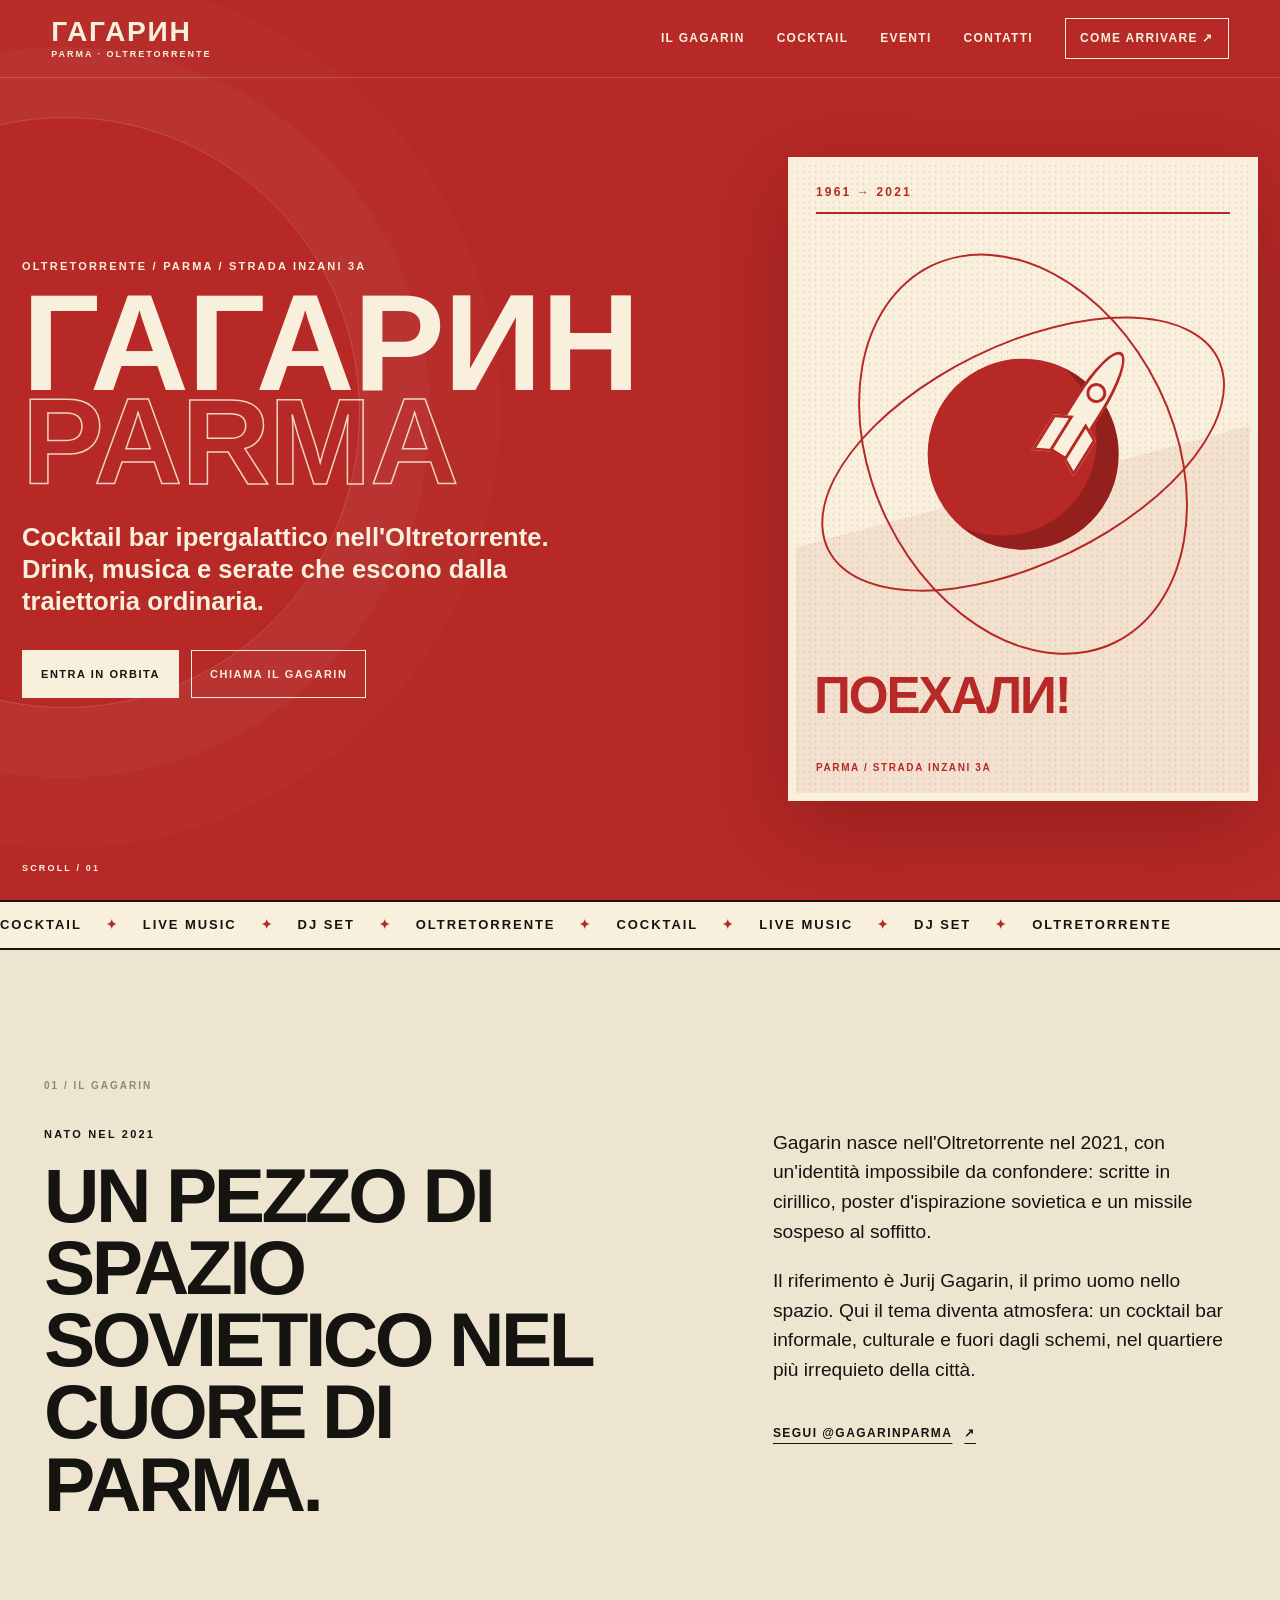
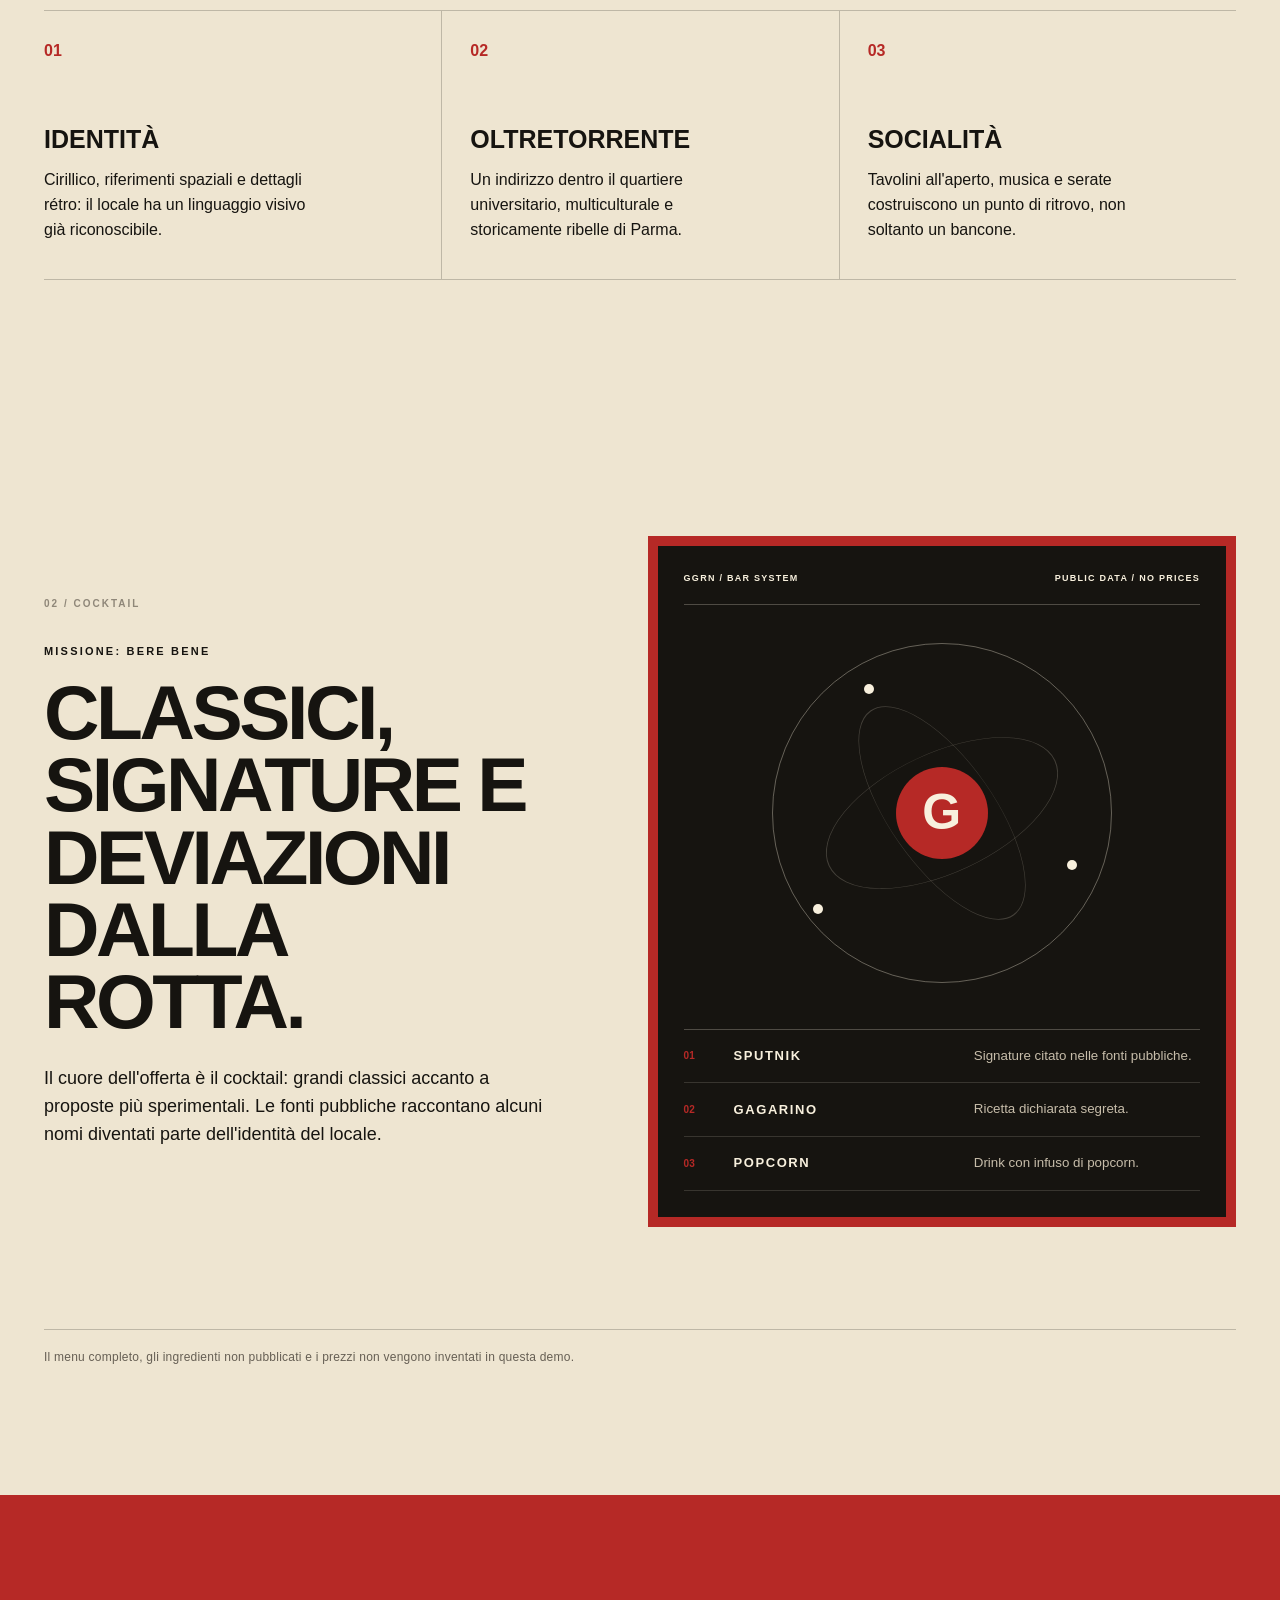
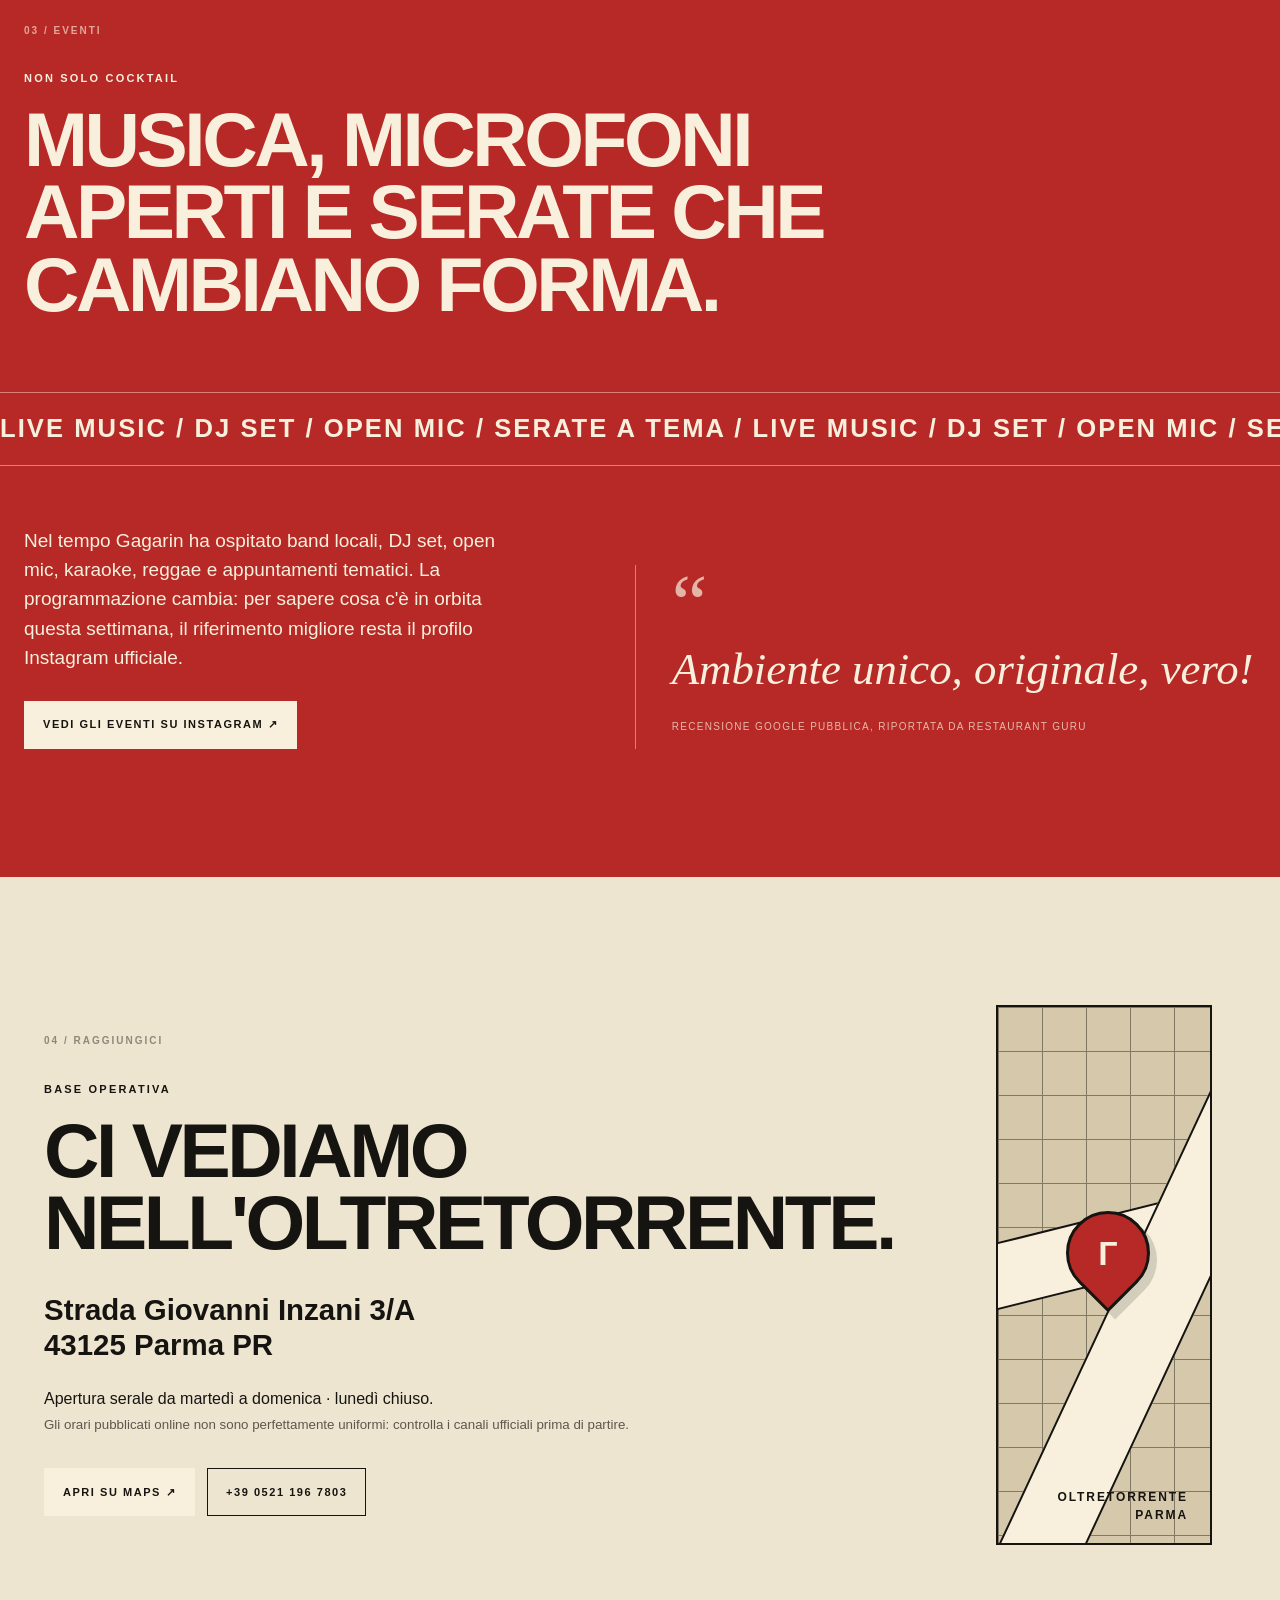
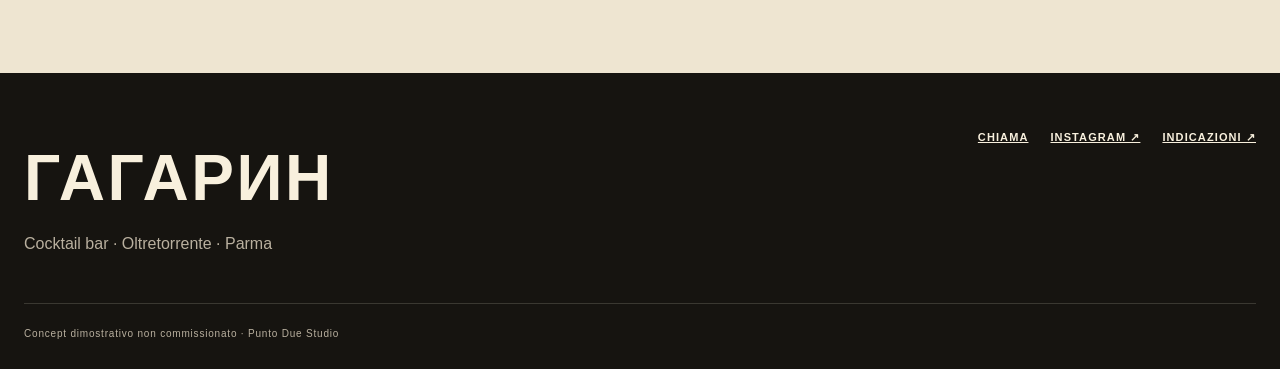
<file: index.html>
<!doctype html>
<html lang="it">
<head>
  <meta charset="utf-8">
  <meta name="viewport" content="width=device-width, initial-scale=1">
  <meta name="theme-color" content="#b62926">
  <title>Gagarin ГАГАРИН — Cocktail bar nell'Oltretorrente, Parma</title>
  <meta name="description" content="Concept demo per Gagarin ГАГАРИН, cocktail bar nell'Oltretorrente di Parma: cocktail, musica, eventi e atmosfera fuori orbita.">
  <meta property="og:title" content="Gagarin ГАГАРИН — Parma">
  <meta property="og:description" content="Cocktail bar ipergalattico nell'Oltretorrente: drink, musica ed eventi a Parma.">
  <meta property="og:type" content="website">
  <meta property="og:locale" content="it_IT">
  <meta name="twitter:card" content="summary">
  <link rel="icon" href="assets/favicon.svg" type="image/svg+xml">
  <link rel="stylesheet" href="styles.css">
  <script type="application/ld+json">
  {
    "@context": "https://schema.org",
    "@type": "BarOrPub",
    "name": "Gagarin ГАГАРИН",
    "telephone": "+39 0521 196 7803",
    "address": {
      "@type": "PostalAddress",
      "streetAddress": "Strada Giovanni Inzani 3/A",
      "postalCode": "43125",
      "addressLocality": "Parma",
      "addressRegion": "PR",
      "addressCountry": "IT"
    },
    "sameAs": ["https://www.instagram.com/gagarinparma/"]
  }
  </script>
</head>
<body>
  <a class="skip-link" href="#main">Vai al contenuto</a>
  <header class="site-header" data-header>
    <a class="brand" href="#top" aria-label="Gagarin, torna all'inizio">
      <span class="brand-main">ГАГАРИН</span><span class="brand-sub">PARMA · OLTRETORRENTE</span>
    </a>
    <button class="menu-toggle" type="button" aria-expanded="false" aria-controls="site-nav" data-menu-toggle><span class="sr-only">Apri menu</span><span></span><span></span></button>
    <nav class="site-nav" id="site-nav" aria-label="Navigazione principale" data-nav>
      <a href="#gagarin">Il Gagarin</a><a href="#cocktail">Cocktail</a><a href="#eventi">Eventi</a><a href="#contatti">Contatti</a>
      <a class="nav-cta" href="https://www.google.com/maps/search/?api=1&query=Gagarin+Strada+Giovanni+Inzani+3%2FA+Parma" target="_blank" rel="noopener noreferrer">Come arrivare ↗</a>
    </nav>
  </header>
  <main id="main">
    <section class="hero" id="top" aria-labelledby="hero-title">
      <div class="hero-noise" aria-hidden="true"></div>
      <div class="hero-copy reveal">
        <p class="eyebrow">OLTRETORRENTE / PARMA / STRADA INZANI 3A</p>
        <h1 id="hero-title"><span>ГАГАРИН</span><em>PARMA</em></h1>
        <p class="hero-lead">Cocktail bar ipergalattico nell'Oltretorrente. Drink, musica e serate che escono dalla traiettoria ordinaria.</p>
        <div class="hero-actions"><a class="button button-primary" href="#cocktail">Entra in orbita</a><a class="button button-ghost" href="tel:+3905211967803">Chiama il Gagarin</a></div>
      </div>
      <div class="hero-poster reveal" aria-hidden="true">
        <div class="poster-stamp">1961 → 2021</div><div class="orbit orbit-one"></div><div class="orbit orbit-two"></div><div class="planet"></div>
        <div class="rocket"><span class="rocket-body"></span><span class="rocket-fin rocket-fin-a"></span><span class="rocket-fin rocket-fin-b"></span><span class="rocket-flame"></span></div>
        <p class="poster-word">ПОЕХАЛИ!</p><p class="poster-caption">PARMA / STRADA INZANI 3A</p>
      </div>
      <div class="hero-scroll" aria-hidden="true">SCROLL / 01</div>
    </section>
    <section class="ticker" aria-label="Caratteristiche del locale"><div class="ticker-track"><span>COCKTAIL</span><i>✦</i><span>LIVE MUSIC</span><i>✦</i><span>DJ SET</span><i>✦</i><span>OLTRETORRENTE</span><i>✦</i><span>COCKTAIL</span><i>✦</i><span>LIVE MUSIC</span><i>✦</i><span>DJ SET</span><i>✦</i><span>OLTRETORRENTE</span></div></section>
    <section class="section story" id="gagarin" aria-labelledby="story-title">
      <div class="section-index reveal">01 / IL GAGARIN</div>
      <div class="story-grid">
        <div class="story-heading reveal"><p class="eyebrow">NATO NEL 2021</p><h2 id="story-title">Un pezzo di spazio sovietico nel cuore di Parma.</h2></div>
        <div class="story-copy reveal"><p>Gagarin nasce nell'Oltretorrente nel 2021, con un'identità impossibile da confondere: scritte in cirillico, poster d'ispirazione sovietica e un missile sospeso al soffitto.</p><p>Il riferimento è Jurij Gagarin, il primo uomo nello spazio. Qui il tema diventa atmosfera: un cocktail bar informale, culturale e fuori dagli schemi, nel quartiere più irrequieto della città.</p><a class="text-link" href="https://www.instagram.com/gagarinparma/" target="_blank" rel="noopener noreferrer">Segui @gagarinparma <span>↗</span></a></div>
      </div>
      <div class="signal-grid" aria-label="Elementi distintivi del Gagarin">
        <article class="signal-card reveal"><span class="signal-number">01</span><h3>Identità</h3><p>Cirillico, riferimenti spaziali e dettagli rétro: il locale ha un linguaggio visivo già riconoscibile.</p></article>
        <article class="signal-card reveal"><span class="signal-number">02</span><h3>Oltretorrente</h3><p>Un indirizzo dentro il quartiere universitario, multiculturale e storicamente ribelle di Parma.</p></article>
        <article class="signal-card reveal"><span class="signal-number">03</span><h3>Socialità</h3><p>Tavolini all'aperto, musica e serate costruiscono un punto di ritrovo, non soltanto un bancone.</p></article>
      </div>
    </section>
    <section class="section cocktails" id="cocktail" aria-labelledby="cocktail-title">
      <div class="cocktail-intro reveal"><div class="section-index">02 / COCKTAIL</div><p class="eyebrow">MISSIONE: BERE BENE</p><h2 id="cocktail-title">Classici, signature e deviazioni dalla rotta.</h2><p>Il cuore dell'offerta è il cocktail: grandi classici accanto a proposte più sperimentali. Le fonti pubbliche raccontano alcuni nomi diventati parte dell'identità del locale.</p></div>
      <div class="cocktail-console reveal"><div class="console-topline"><span>GGRN / BAR SYSTEM</span><span>PUBLIC DATA / NO PRICES</span></div><div class="console-orbit" aria-hidden="true"><div class="console-core">G</div><span class="dot dot-a"></span><span class="dot dot-b"></span><span class="dot dot-c"></span></div><div class="console-list" aria-label="Cocktail citati da fonti pubbliche"><div><span>01</span><strong>SPUTNIK</strong><small>Signature citato nelle fonti pubbliche.</small></div><div><span>02</span><strong>GAGARINO</strong><small>Ricetta dichiarata segreta.</small></div><div><span>03</span><strong>POPCORN</strong><small>Drink con infuso di popcorn.</small></div></div></div>
      <p class="data-note">Il menu completo, gli ingredienti non pubblicati e i prezzi non vengono inventati in questa demo.</p>
    </section>
    <section class="section events" id="eventi" aria-labelledby="events-title">
      <div class="events-heading reveal"><div class="section-index">03 / EVENTI</div><p class="eyebrow">NON SOLO COCKTAIL</p><h2 id="events-title">Musica, microfoni aperti e serate che cambiano forma.</h2></div>
      <div class="event-marquee" aria-hidden="true"><span>LIVE MUSIC / DJ SET / OPEN MIC / SERATE A TEMA / LIVE MUSIC / DJ SET / OPEN MIC / SERATE A TEMA</span></div>
      <div class="events-grid"><div class="event-copy reveal"><p>Nel tempo Gagarin ha ospitato band locali, DJ set, open mic, karaoke, reggae e appuntamenti tematici. La programmazione cambia: per sapere cosa c'è in orbita questa settimana, il riferimento migliore resta il profilo Instagram ufficiale.</p><a class="button button-primary" href="https://www.instagram.com/gagarinparma/" target="_blank" rel="noopener noreferrer">Vedi gli eventi su Instagram ↗</a></div><blockquote class="review reveal"><span class="review-mark">“</span><p>Ambiente unico, originale, vero!</p><footer>Recensione Google pubblica, riportata da Restaurant Guru</footer></blockquote></div>
    </section>
    <section class="section visit" id="contatti" aria-labelledby="visit-title">
      <div class="visit-main reveal"><div class="section-index">04 / RAGGIUNGICI</div><p class="eyebrow">BASE OPERATIVA</p><h2 id="visit-title">Ci vediamo nell'Oltretorrente.</h2><address>Strada Giovanni Inzani 3/A<br>43125 Parma PR</address><p class="hours">Apertura serale da martedì a domenica · lunedì chiuso.<br><small>Gli orari pubblicati online non sono perfettamente uniformi: controlla i canali ufficiali prima di partire.</small></p><div class="visit-actions"><a class="button button-primary" href="https://www.google.com/maps/search/?api=1&query=Gagarin+Strada+Giovanni+Inzani+3%2FA+Parma" target="_blank" rel="noopener noreferrer">Apri su Maps ↗</a><a class="button button-ghost" href="tel:+3905211967803">+39 0521 196 7803</a></div></div>
      <div class="map-card reveal" aria-hidden="true"><div class="map-grid"></div><div class="map-route route-a"></div><div class="map-route route-b"></div><div class="map-pin"><span>Г</span></div><p>OLTRETORRENTE<br>PARMA</p></div>
    </section>
  </main>
  <footer class="site-footer"><div><span class="footer-logo">ГАГАРИН</span><p>Cocktail bar · Oltretorrente · Parma</p></div><div class="footer-links"><a href="tel:+3905211967803">Chiama</a><a href="https://www.instagram.com/gagarinparma/" target="_blank" rel="noopener noreferrer">Instagram ↗</a><a href="https://www.google.com/maps/search/?api=1&query=Gagarin+Strada+Giovanni+Inzani+3%2FA+Parma" target="_blank" rel="noopener noreferrer">Indicazioni ↗</a></div><p class="demo-note">Concept dimostrativo non commissionato · Punto Due Studio</p></footer>
  <nav class="mobile-dock" aria-label="Azioni rapide"><a href="tel:+3905211967803"><span aria-hidden="true">☎</span>Chiama</a><a href="https://www.google.com/maps/search/?api=1&query=Gagarin+Strada+Giovanni+Inzani+3%2FA+Parma" target="_blank" rel="noopener noreferrer"><span aria-hidden="true">⌖</span>Maps</a><a href="https://www.instagram.com/gagarinparma/" target="_blank" rel="noopener noreferrer"><span aria-hidden="true">◎</span>Instagram</a></nav>
  <script src="script.js" defer></script>
</body>
</html>
</file>
<file: styles.css>
@import "assets/base.css";
@import "assets/sections.css";
@import "assets/responsive.css";
</file>
